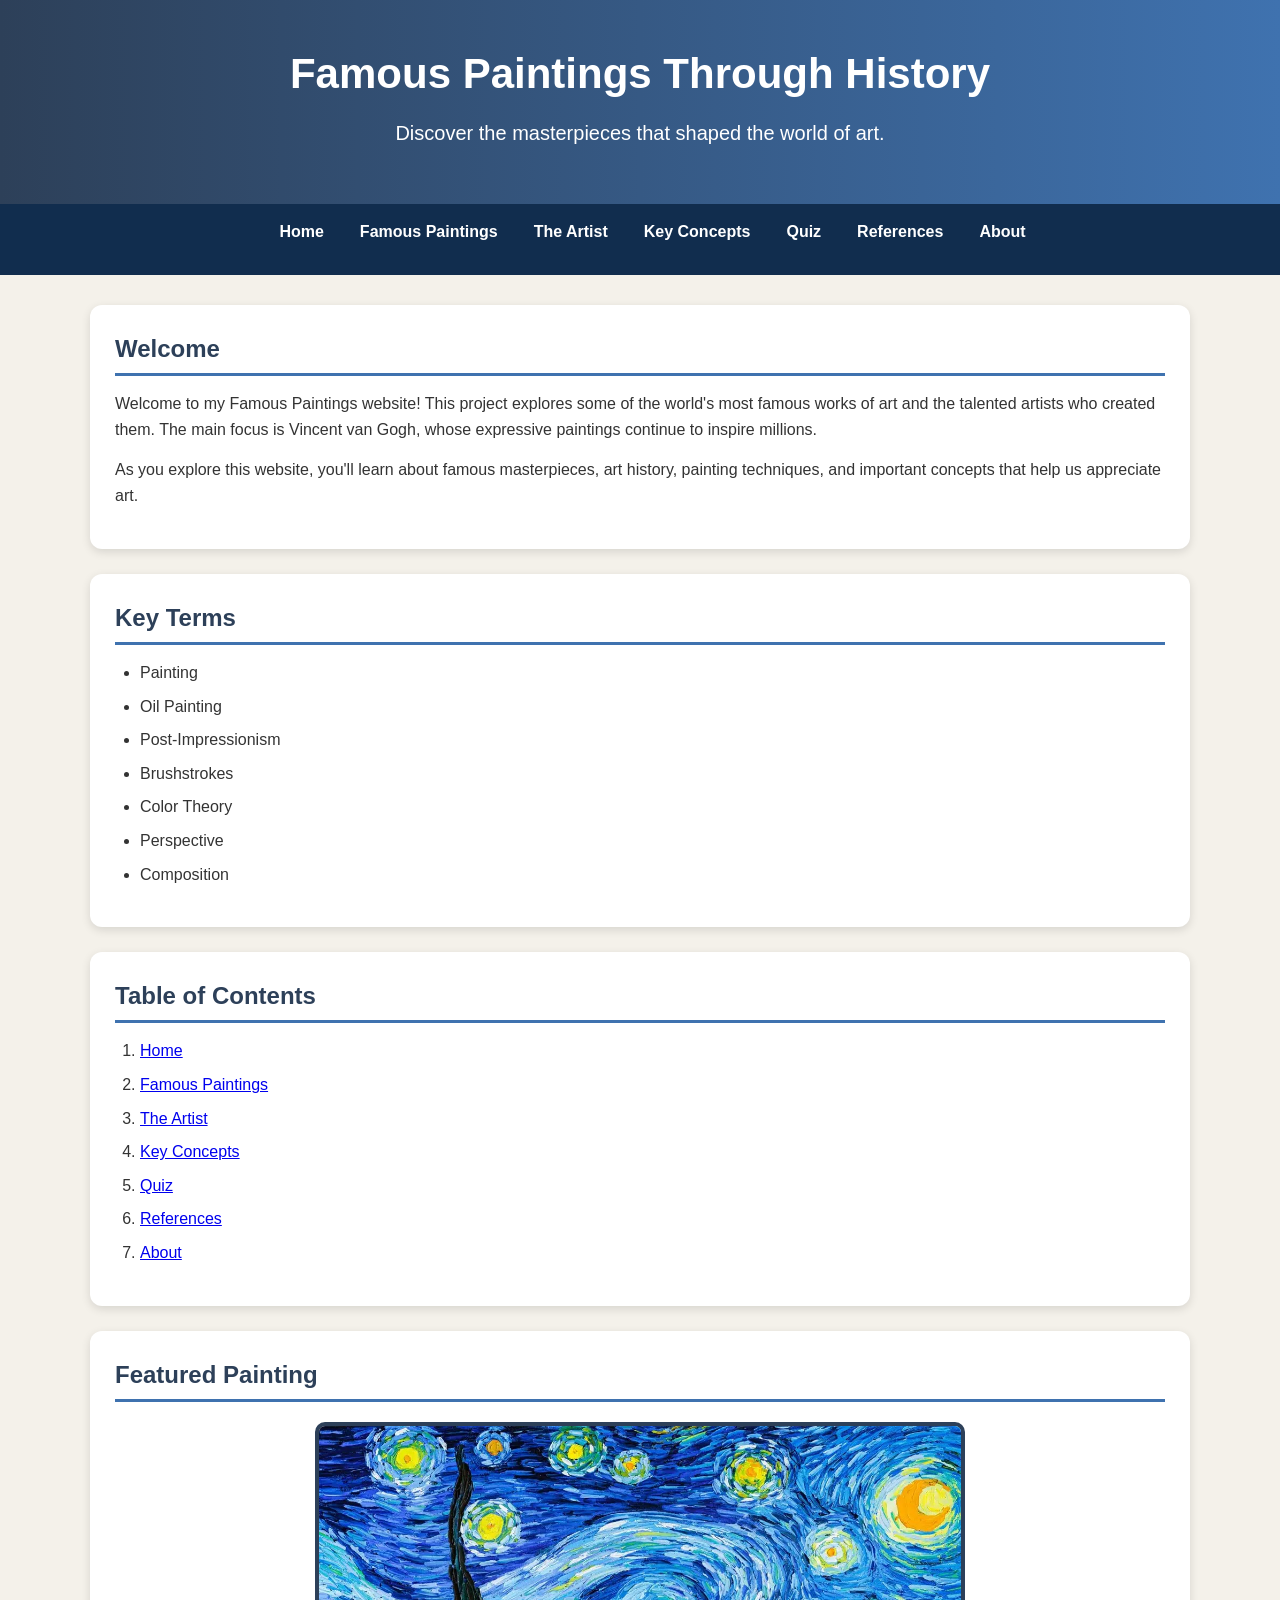
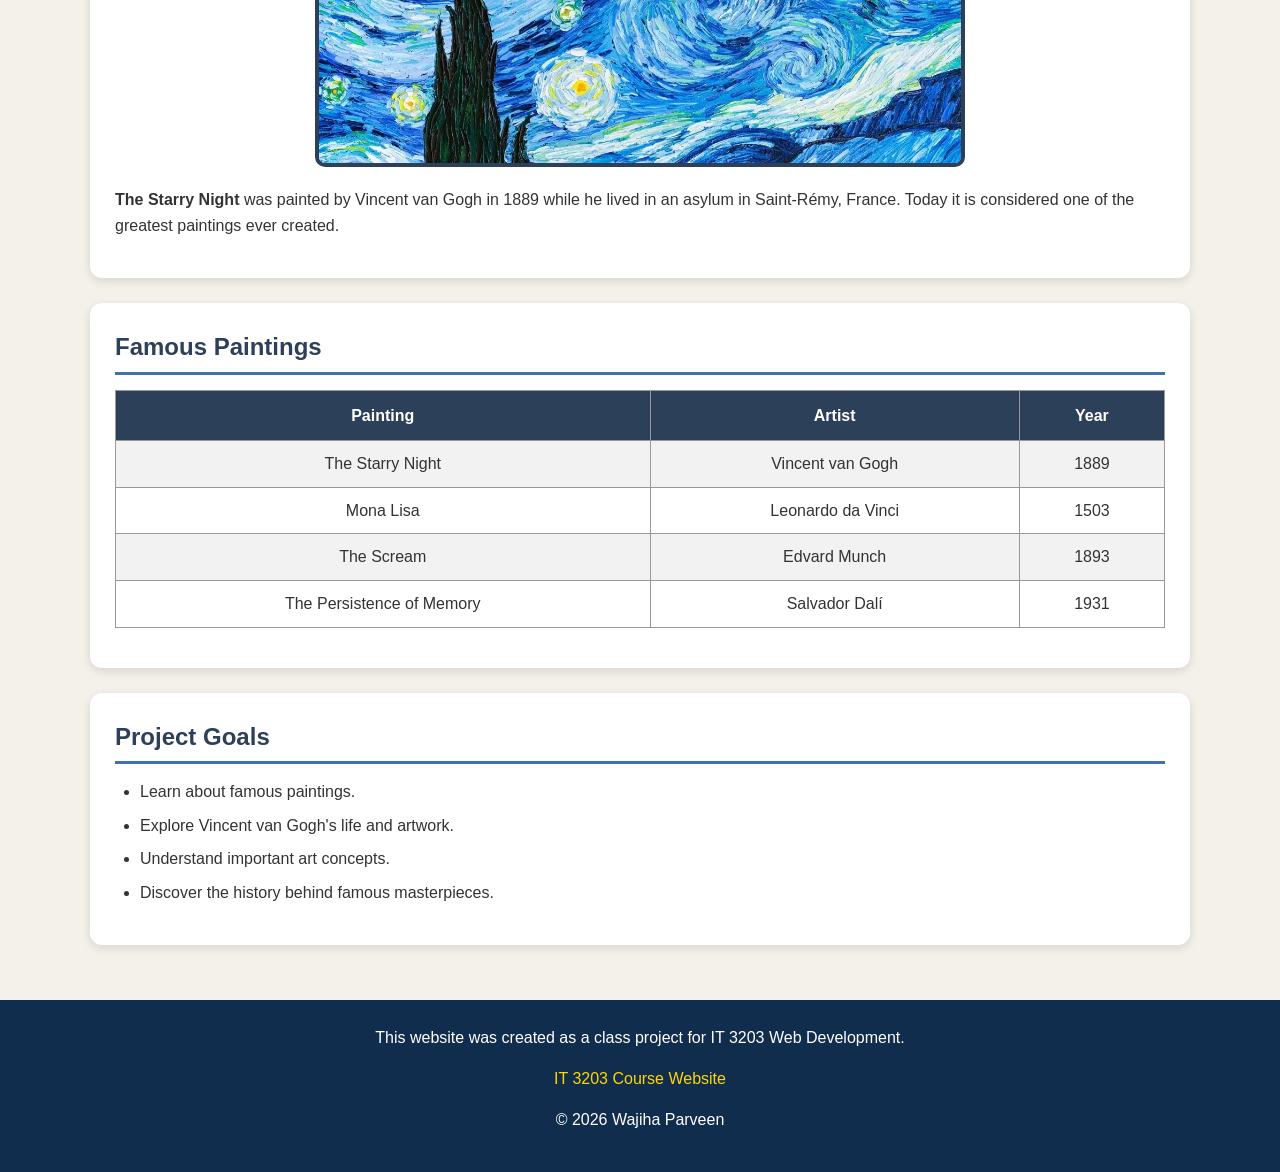
<file: index.html>
<!DOCTYPE html>
<html lang="en">

<head>
    <meta charset="UTF-8">
    <meta name="viewport" content="width=device-width, initial-scale=1.0">
    <title>Famous Paintings | Home</title>
    <link rel="stylesheet" href="style.css">
</head>

<body>

<header>
    <h1>Famous Paintings Through History</h1>
    <p>Discover the masterpieces that shaped the world of art.</p>
</header>

<nav>
<ul>
<li><a href="index.html">Home</a></li>
<li><a href="paintings.html">Famous Paintings</a></li>
<li><a href="artists.html">The Artist</a></li>
<li><a href="concepts.html">Key Concepts</a></li>
<li><a href="quiz.html">Quiz</a></li>
<li><a href="references.html">References</a></li>
<li><a href="about.html">About</a></li>
</ul>
</nav>

<main>

<section>

<h2>Welcome</h2>

<p>
Welcome to my Famous Paintings website! This project explores some of the world's
most famous works of art and the talented artists who created them. The main focus
is Vincent van Gogh, whose expressive paintings continue to inspire millions.
</p>

<p>
As you explore this website, you'll learn about famous masterpieces,
art history, painting techniques, and important concepts that help us appreciate art.
</p>

</section>

<section>

<h2>Key Terms</h2>

<ul>

<li>Painting</li>
<li>Oil Painting</li>
<li>Post-Impressionism</li>
<li>Brushstrokes</li>
<li>Color Theory</li>
<li>Perspective</li>
<li>Composition</li>

</ul>

</section>

<section>

<h2>Table of Contents</h2>

<ol>

<li><a href="index.html">Home</a></li>
<li><a href="paintings.html">Famous Paintings</a></li>
<li><a href="artists.html">The Artist</a></li>
<li><a href="concepts.html">Key Concepts</a></li>
<li><a href="quiz.html">Quiz</a></li>
<li><a href="references.html">References</a></li>
<li><a href="about.html">About</a></li>

</ol>

</section>

<section>

<h2>Featured Painting</h2>

<img src="images/starry-night.jpg" alt="The Starry Night">

<p>
<b>The Starry Night</b> was painted by Vincent van Gogh in 1889 while he lived in
an asylum in Saint-Rémy, France. Today it is considered one of the greatest
paintings ever created.
</p>

</section>

<section>

<h2>Famous Paintings</h2>

<div class="table-wrapper">
<table>

<tr>

<th>Painting</th>
<th>Artist</th>
<th>Year</th>

</tr>

<tr>

<td>The Starry Night</td>
<td>Vincent van Gogh</td>
<td>1889</td>

</tr>

<tr>

<td>Mona Lisa</td>
<td>Leonardo da Vinci</td>
<td>1503</td>

</tr>

<tr>

<td>The Scream</td>
<td>Edvard Munch</td>
<td>1893</td>

</tr>

<tr>

<td>The Persistence of Memory</td>
<td>Salvador Dalí</td>
<td>1931</td>

</tr>

</table>
</div>

</section>

<section>

<h2>Project Goals</h2>

<ul>

<li>Learn about famous paintings.</li>
<li>Explore Vincent van Gogh's life and artwork.</li>
<li>Understand important art concepts.</li>
<li>Discover the history behind famous masterpieces.</li>

</ul>

</section>

</main>

<footer>

<p>
This website was created as a class project for IT 3203 Web Development.
</p>

<p>

<a href="https://ksuweb.github.io/IT3203/" target="_blank">
IT 3203 Course Website
</a>

</p>

<p>© 2026 Wajiha Parveen</p>

</footer>

</body>
</html>
</file>
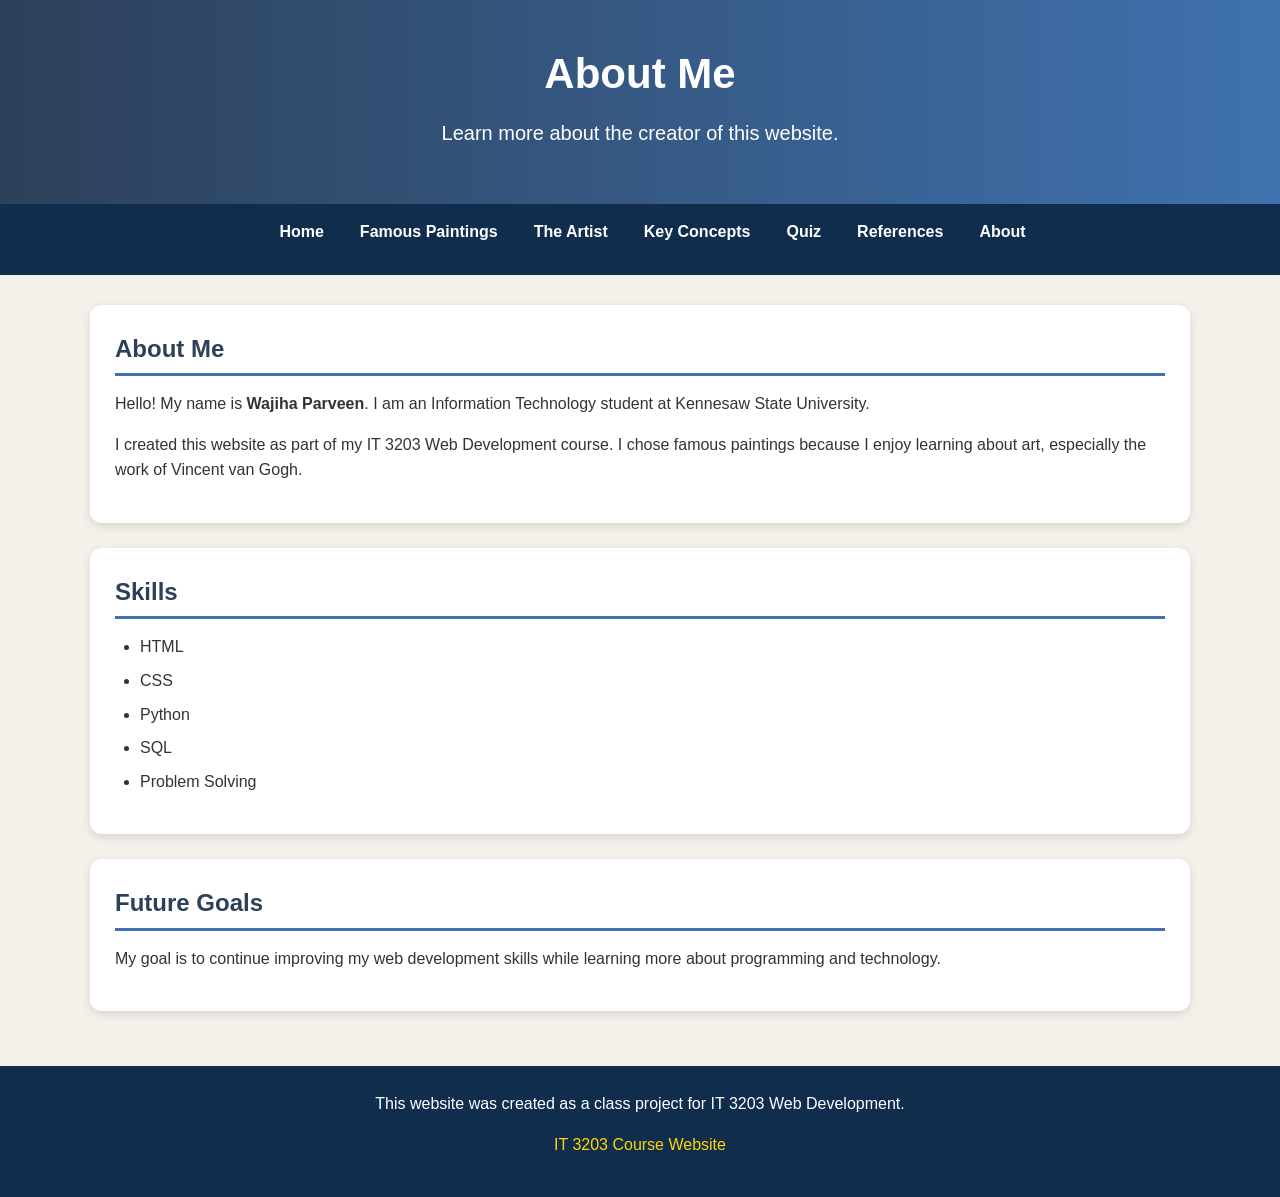
<file: about.html>
<!DOCTYPE html>
<html lang="en">

<head>
    <meta charset="UTF-8">
    <meta name="viewport" content="width=device-width, initial-scale=1.0">
    <title>About</title>
    <link rel="stylesheet" href="style.css">
</head>

<body>

<header>
    <h1>About Me</h1>
    <p>Learn more about the creator of this website.</p>
</header>

<nav>
<ul>
<li><a href="index.html">Home</a></li>
<li><a href="paintings.html">Famous Paintings</a></li>
<li><a href="artists.html">The Artist</a></li>
<li><a href="concepts.html">Key Concepts</a></li>
<li><a href="quiz.html">Quiz</a></li>
<li><a href="references.html">References</a></li>
<li><a href="about.html">About</a></li>
</ul>
</nav>

<main>

<section>

<h2>About Me</h2>

<p>

Hello! My name is <strong>Wajiha Parveen</strong>. I am an Information Technology student at Kennesaw State University.

</p>

<p>

I created this website as part of my IT 3203 Web Development course. I chose famous paintings because I enjoy learning about art, especially the work of Vincent van Gogh.

</p>

</section>

<section>

<h2>Skills</h2>

<ul>

<li>HTML</li>

<li>CSS</li>

<li>Python</li>

<li>SQL</li>

<li>Problem Solving</li>

</ul>

</section>

<section>

<h2>Future Goals</h2>

<p>

My goal is to continue improving my web development skills while learning more about programming and technology.

</p>

</section>

</main>

<footer>

<p>This website was created as a class project for IT 3203 Web Development.</p>

<p>
<a href="https://ksuweb.github.io/IT3203/" target="_blank">
IT 3203 Course Website
</a>
</p>

</footer>

</body>

</html>
</file>
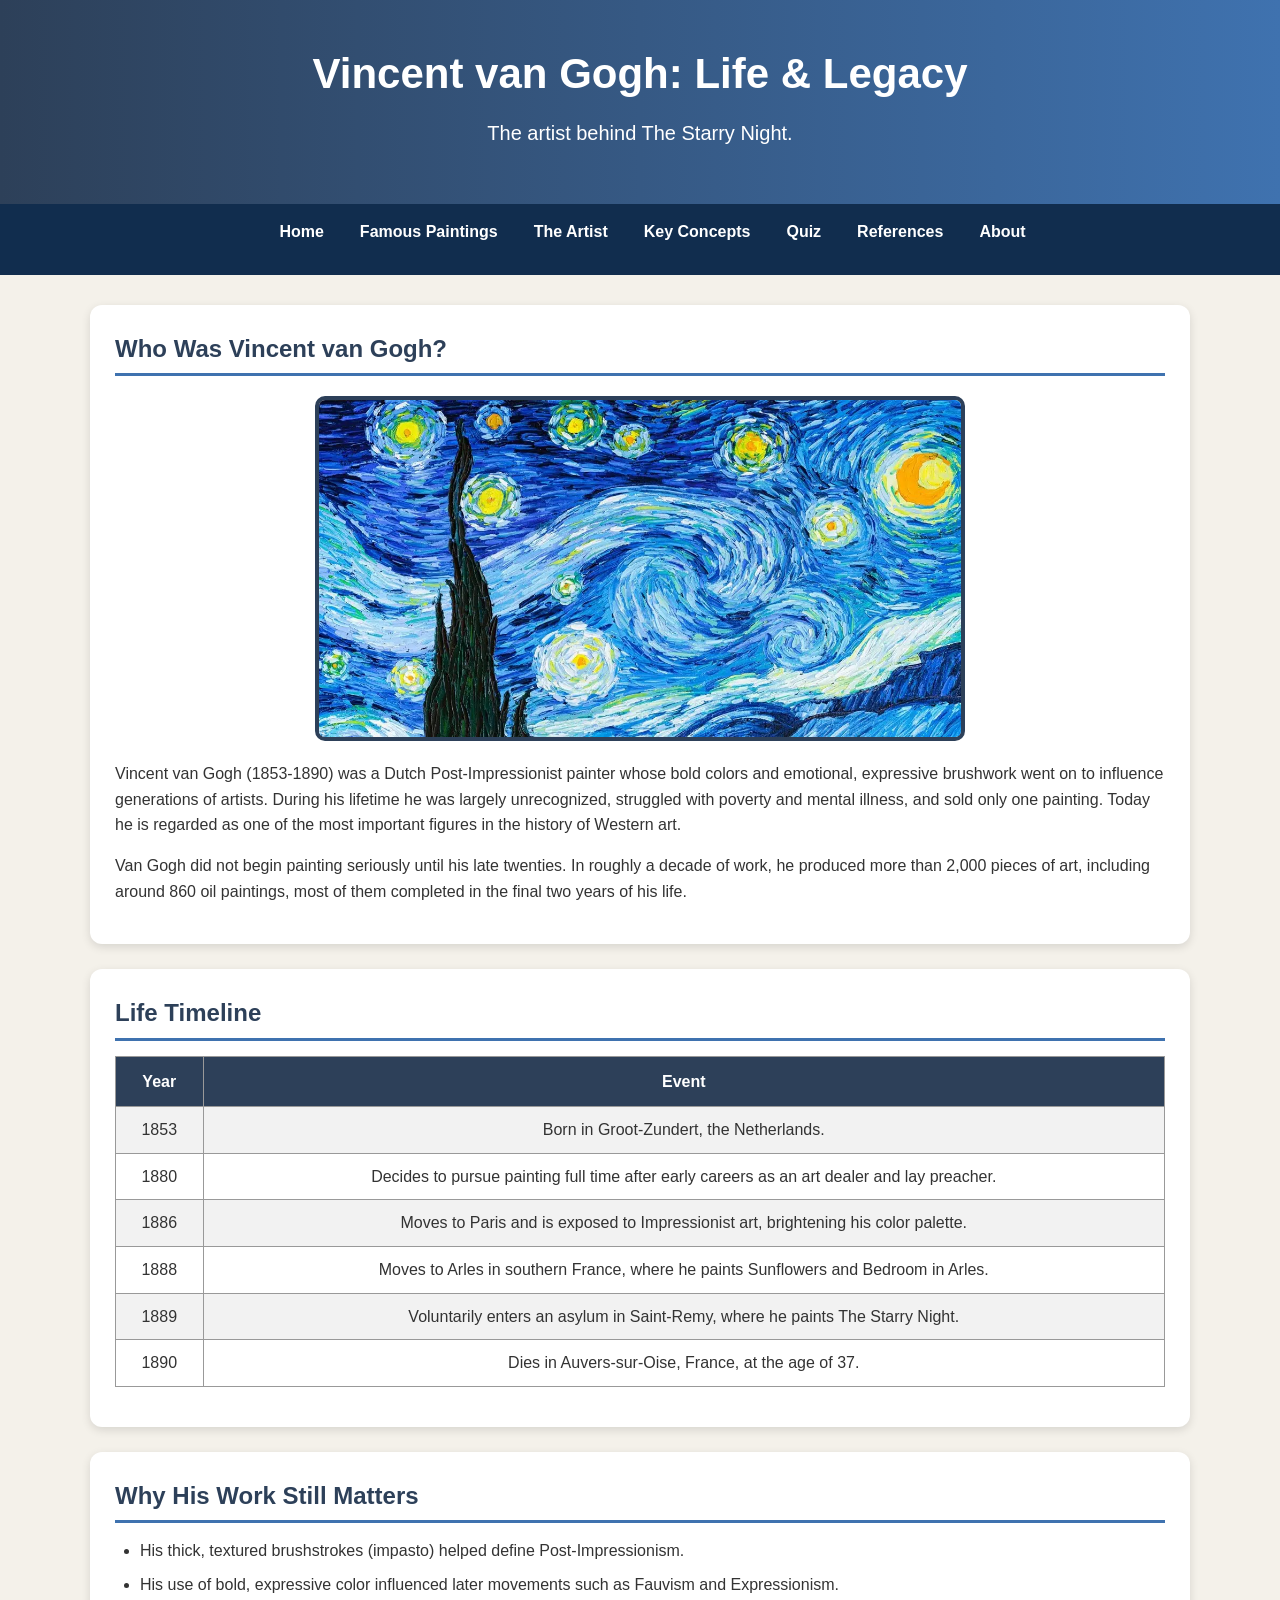
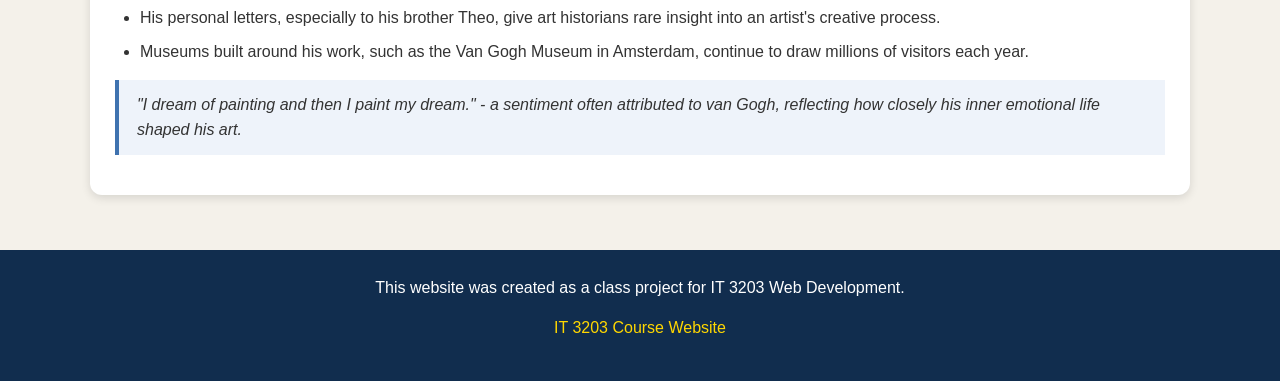
<file: artists.html>
<!DOCTYPE html>
<html lang="en">

<head>
    <meta charset="UTF-8">
    <meta name="viewport" content="width=device-width, initial-scale=1.0">
    <title>Vincent van Gogh: Life &amp; Legacy</title>
    <link rel="stylesheet" href="style.css">
</head>

<body>

<header>
    <h1>Vincent van Gogh: Life &amp; Legacy</h1>
    <p>The artist behind The Starry Night.</p>
</header>

<nav>
<ul>
<li><a href="index.html">Home</a></li>
<li><a href="paintings.html">Famous Paintings</a></li>
<li><a href="artists.html">The Artist</a></li>
<li><a href="concepts.html">Key Concepts</a></li>
<li><a href="quiz.html">Quiz</a></li>
<li><a href="references.html">References</a></li>
<li><a href="about.html">About</a></li>
</ul>
</nav>

<main>

<section>

<h2>Who Was Vincent van Gogh?</h2>

<img src="images/starry-night.jpg" alt="The Starry Night by Vincent van Gogh">

<p>
Vincent van Gogh (1853-1890) was a Dutch Post-Impressionist painter whose bold colors and
emotional, expressive brushwork went on to influence generations of artists. During his
lifetime he was largely unrecognized, struggled with poverty and mental illness, and sold
only one painting. Today he is regarded as one of the most important figures in the history
of Western art.
</p>

<p>
Van Gogh did not begin painting seriously until his late twenties. In roughly a decade of
work, he produced more than 2,000 pieces of art, including around 860 oil paintings, most
of them completed in the final two years of his life.
</p>

</section>

<section>

<h2>Life Timeline</h2>

<div class="table-wrapper">
<table>

<tr>
<th>Year</th>
<th>Event</th>
</tr>

<tr>
<td>1853</td>
<td>Born in Groot-Zundert, the Netherlands.</td>
</tr>

<tr>
<td>1880</td>
<td>Decides to pursue painting full time after early careers as an art dealer and lay preacher.</td>
</tr>

<tr>
<td>1886</td>
<td>Moves to Paris and is exposed to Impressionist art, brightening his color palette.</td>
</tr>

<tr>
<td>1888</td>
<td>Moves to Arles in southern France, where he paints Sunflowers and Bedroom in Arles.</td>
</tr>

<tr>
<td>1889</td>
<td>Voluntarily enters an asylum in Saint-Remy, where he paints The Starry Night.</td>
</tr>

<tr>
<td>1890</td>
<td>Dies in Auvers-sur-Oise, France, at the age of 37.</td>
</tr>

</table>
</div>

</section>

<section>

<h2>Why His Work Still Matters</h2>

<ul>

<li>His thick, textured brushstrokes (impasto) helped define Post-Impressionism.</li>
<li>His use of bold, expressive color influenced later movements such as Fauvism and Expressionism.</li>
<li>His personal letters, especially to his brother Theo, give art historians rare insight into an artist's creative process.</li>
<li>Museums built around his work, such as the Van Gogh Museum in Amsterdam, continue to draw millions of visitors each year.</li>

</ul>

<blockquote>
"I dream of painting and then I paint my dream." - a sentiment often attributed to
van Gogh, reflecting how closely his inner emotional life shaped his art.
</blockquote>

</section>

</main>

<footer>

<p>This website was created as a class project for IT 3203 Web Development.</p>

<p>
<a href="https://ksuweb.github.io/IT3203/" target="_blank">
IT 3203 Course Website
</a>
</p>

</footer>

</body>

</html>
</file>
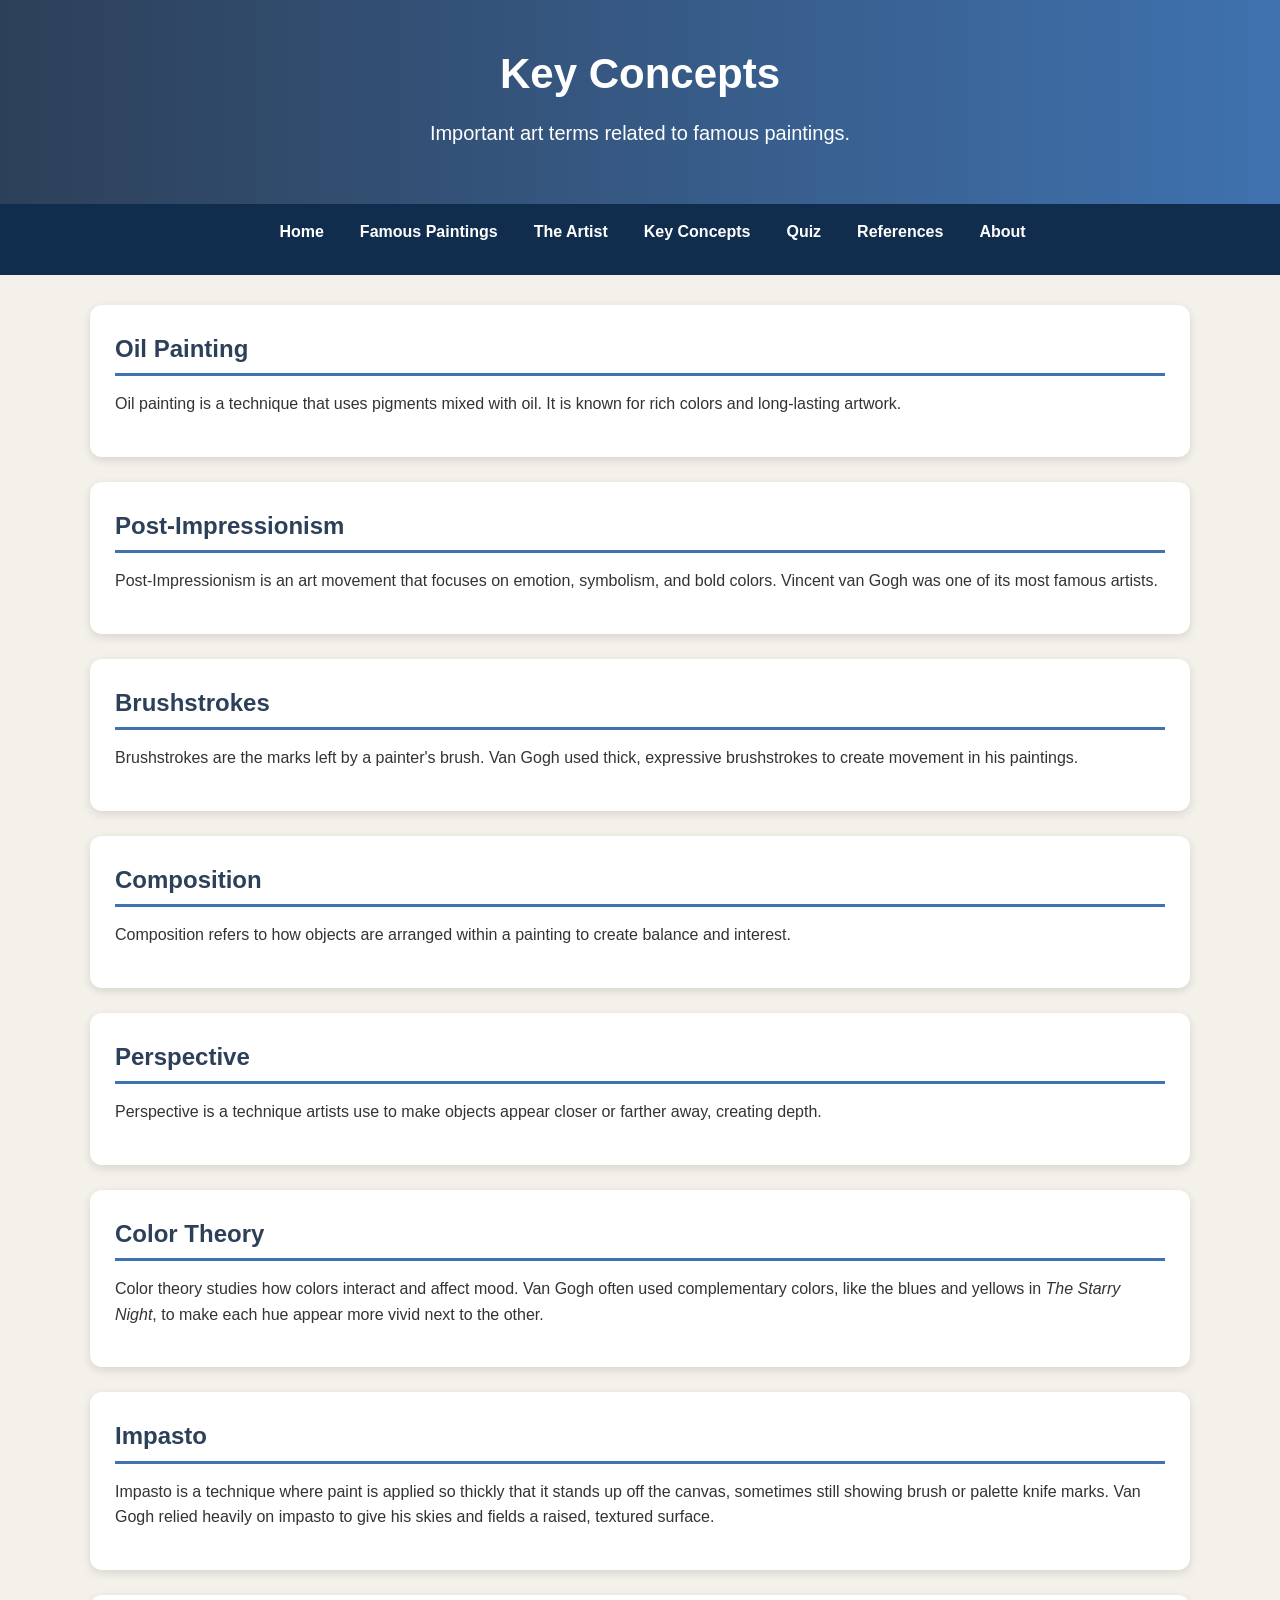
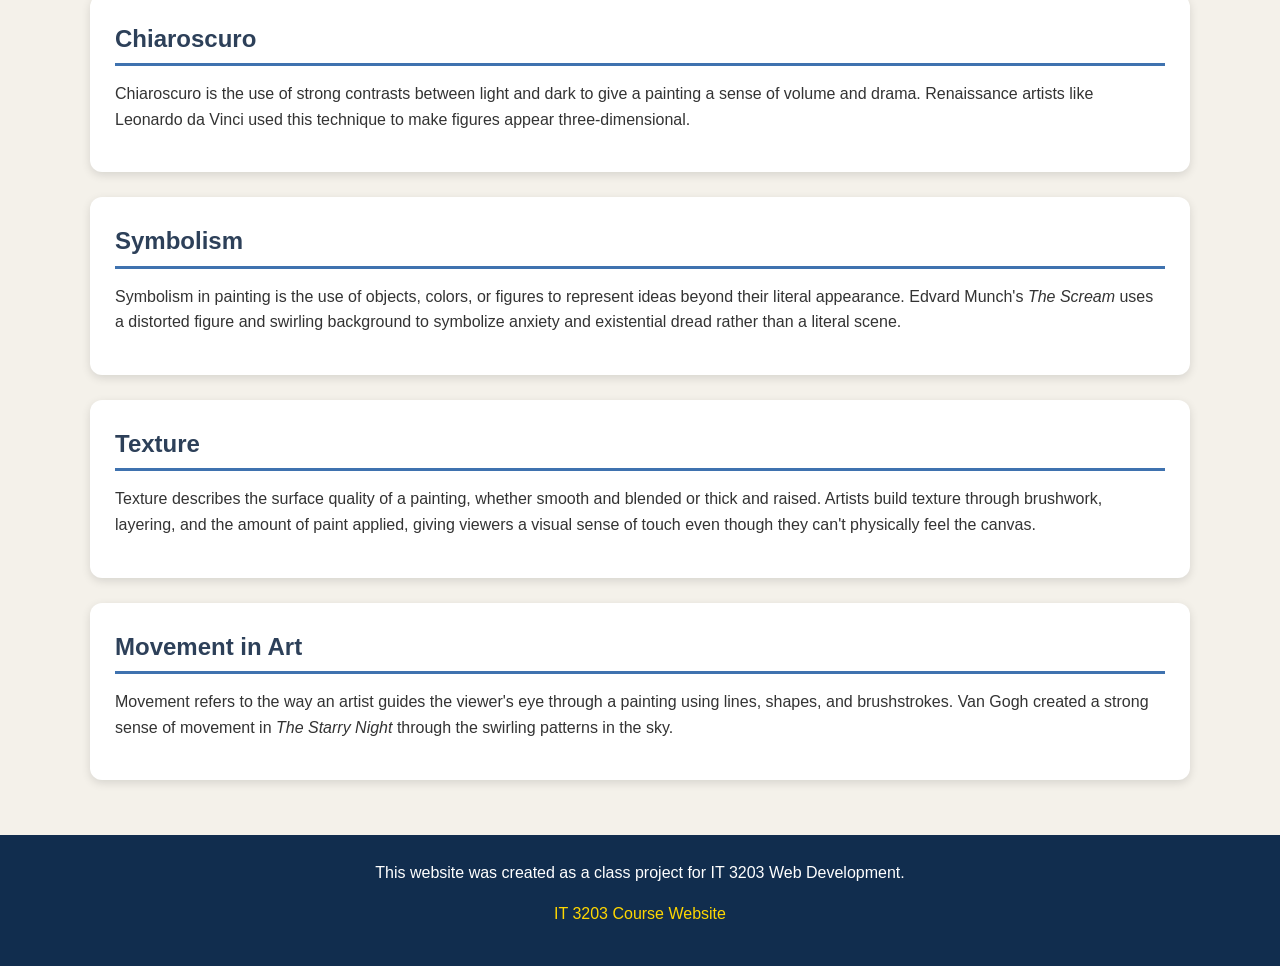
<file: concepts.html>
<!DOCTYPE html>
<html lang="en">

<head>
    <meta charset="UTF-8">
    <meta name="viewport" content="width=device-width, initial-scale=1.0">
    <title>Key Concepts</title>
    <link rel="stylesheet" href="style.css">
</head>

<body>

<header>
    <h1>Key Concepts</h1>
    <p>Important art terms related to famous paintings.</p>
</header>

<nav>
<ul>
<li><a href="index.html">Home</a></li>
<li><a href="paintings.html">Famous Paintings</a></li>
<li><a href="artists.html">The Artist</a></li>
<li><a href="concepts.html">Key Concepts</a></li>
<li><a href="quiz.html">Quiz</a></li>
<li><a href="references.html">References</a></li>
<li><a href="about.html">About</a></li>
</ul>
</nav>

<main>

<section>

<h2>Oil Painting</h2>

<p>
Oil painting is a technique that uses pigments mixed with oil. It is known for rich colors and long-lasting artwork.
</p>

</section>

<section>

<h2>Post-Impressionism</h2>

<p>
Post-Impressionism is an art movement that focuses on emotion, symbolism, and bold colors. Vincent van Gogh was one of its most famous artists.
</p>

</section>

<section>

<h2>Brushstrokes</h2>

<p>
Brushstrokes are the marks left by a painter's brush. Van Gogh used thick, expressive brushstrokes to create movement in his paintings.
</p>

</section>

<section>

<h2>Composition</h2>

<p>
Composition refers to how objects are arranged within a painting to create balance and interest.
</p>

</section>

<section>

<h2>Perspective</h2>

<p>
Perspective is a technique artists use to make objects appear closer or farther away, creating depth.
</p>

</section>

<section>

<h2>Color Theory</h2>

<p>
Color theory studies how colors interact and affect mood. Van Gogh often used complementary colors, like the blues and yellows in <em>The Starry Night</em>, to make each hue appear more vivid next to the other.
</p>

</section>

<section>

<h2>Impasto</h2>

<p>
Impasto is a technique where paint is applied so thickly that it stands up off the canvas, sometimes still showing brush or palette knife marks. Van Gogh relied heavily on impasto to give his skies and fields a raised, textured surface.
</p>

</section>

<section>

<h2>Chiaroscuro</h2>

<p>
Chiaroscuro is the use of strong contrasts between light and dark to give a painting a sense of volume and drama. Renaissance artists like Leonardo da Vinci used this technique to make figures appear three-dimensional.
</p>

</section>

<section>

<h2>Symbolism</h2>

<p>
Symbolism in painting is the use of objects, colors, or figures to represent ideas beyond their literal appearance. Edvard Munch's <em>The Scream</em> uses a distorted figure and swirling background to symbolize anxiety and existential dread rather than a literal scene.
</p>

</section>

<section>

<h2>Texture</h2>

<p>
Texture describes the surface quality of a painting, whether smooth and blended or thick and raised. Artists build texture through brushwork, layering, and the amount of paint applied, giving viewers a visual sense of touch even though they can't physically feel the canvas.
</p>

</section>

<section>

<h2>Movement in Art</h2>

<p>
Movement refers to the way an artist guides the viewer's eye through a painting using lines, shapes, and brushstrokes. Van Gogh created a strong sense of movement in <em>The Starry Night</em> through the swirling patterns in the sky.
</p>

</section>

</main>

<footer>

<p>This website was created as a class project for IT 3203 Web Development.</p>

<p>
<a href="https://ksuweb.github.io/IT3203/" target="_blank">
IT 3203 Course Website
</a>
</p>

</footer>

</body>

</html>
</file>
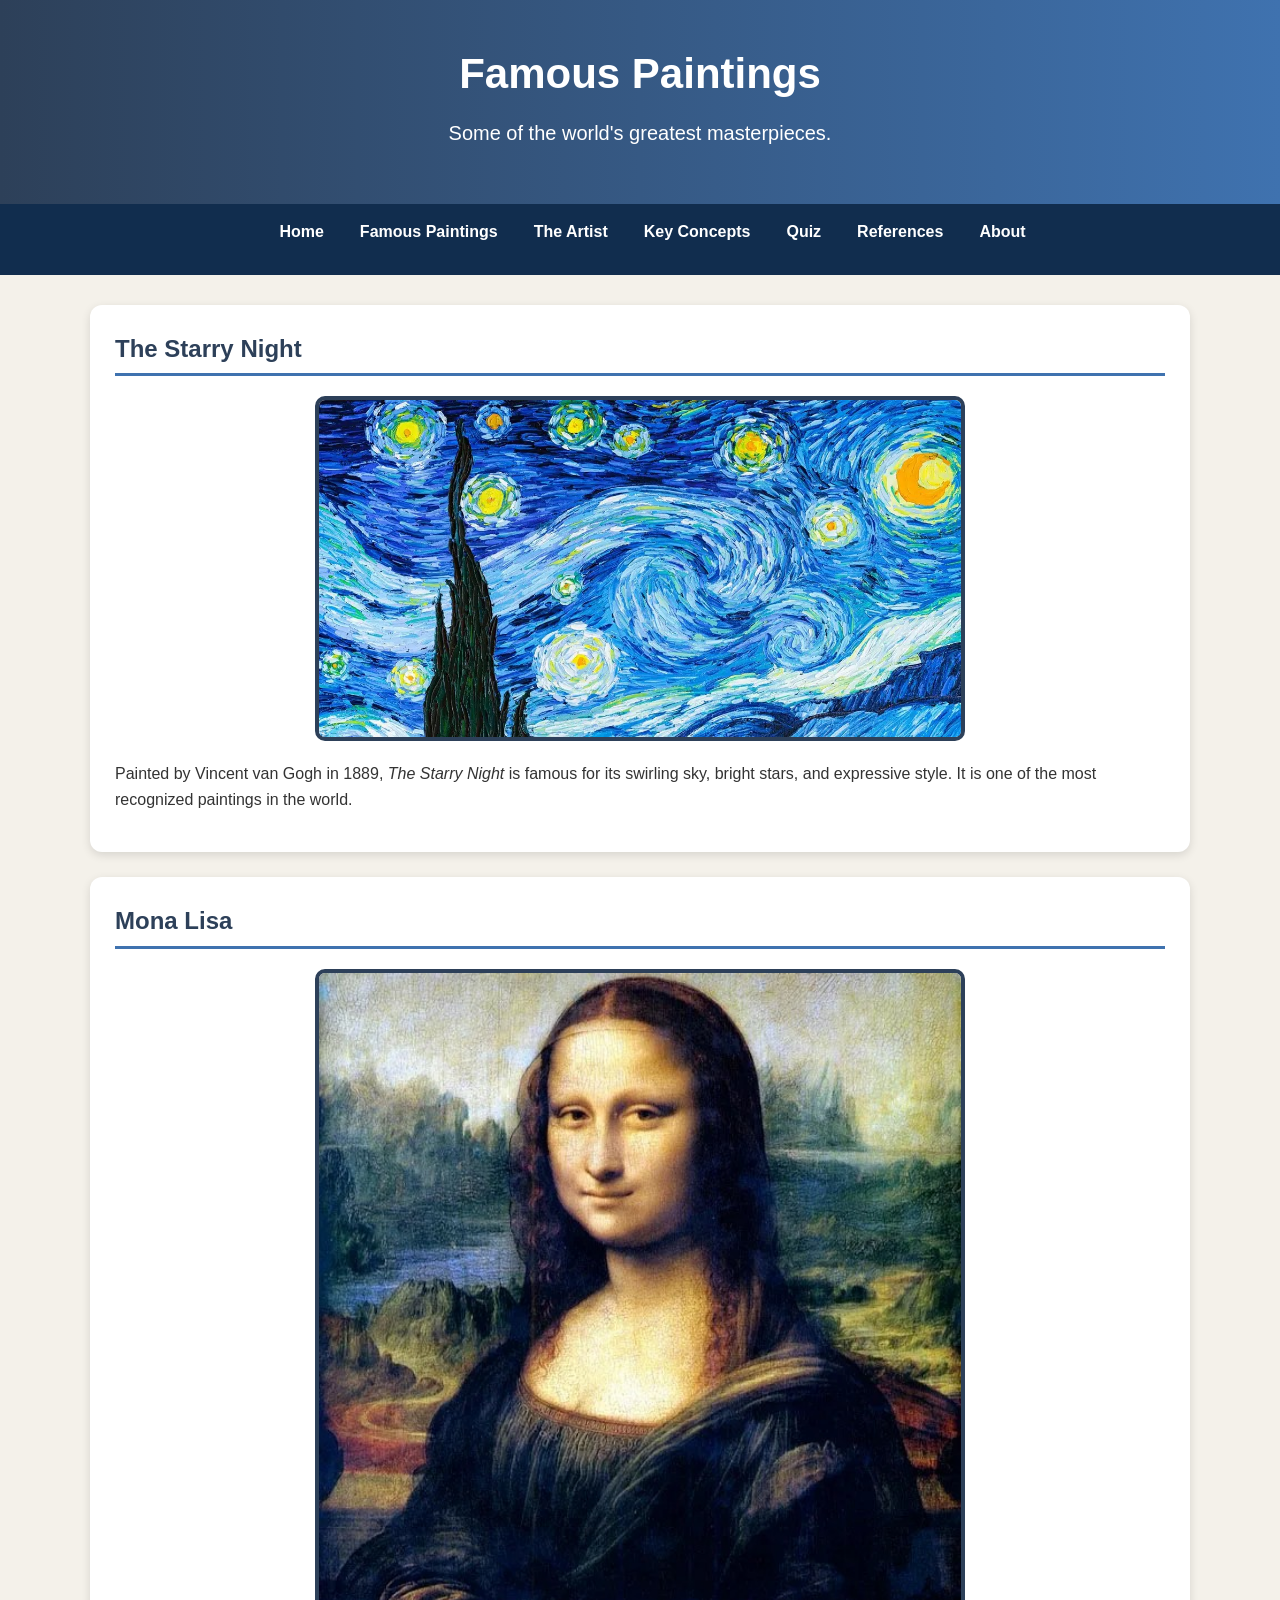
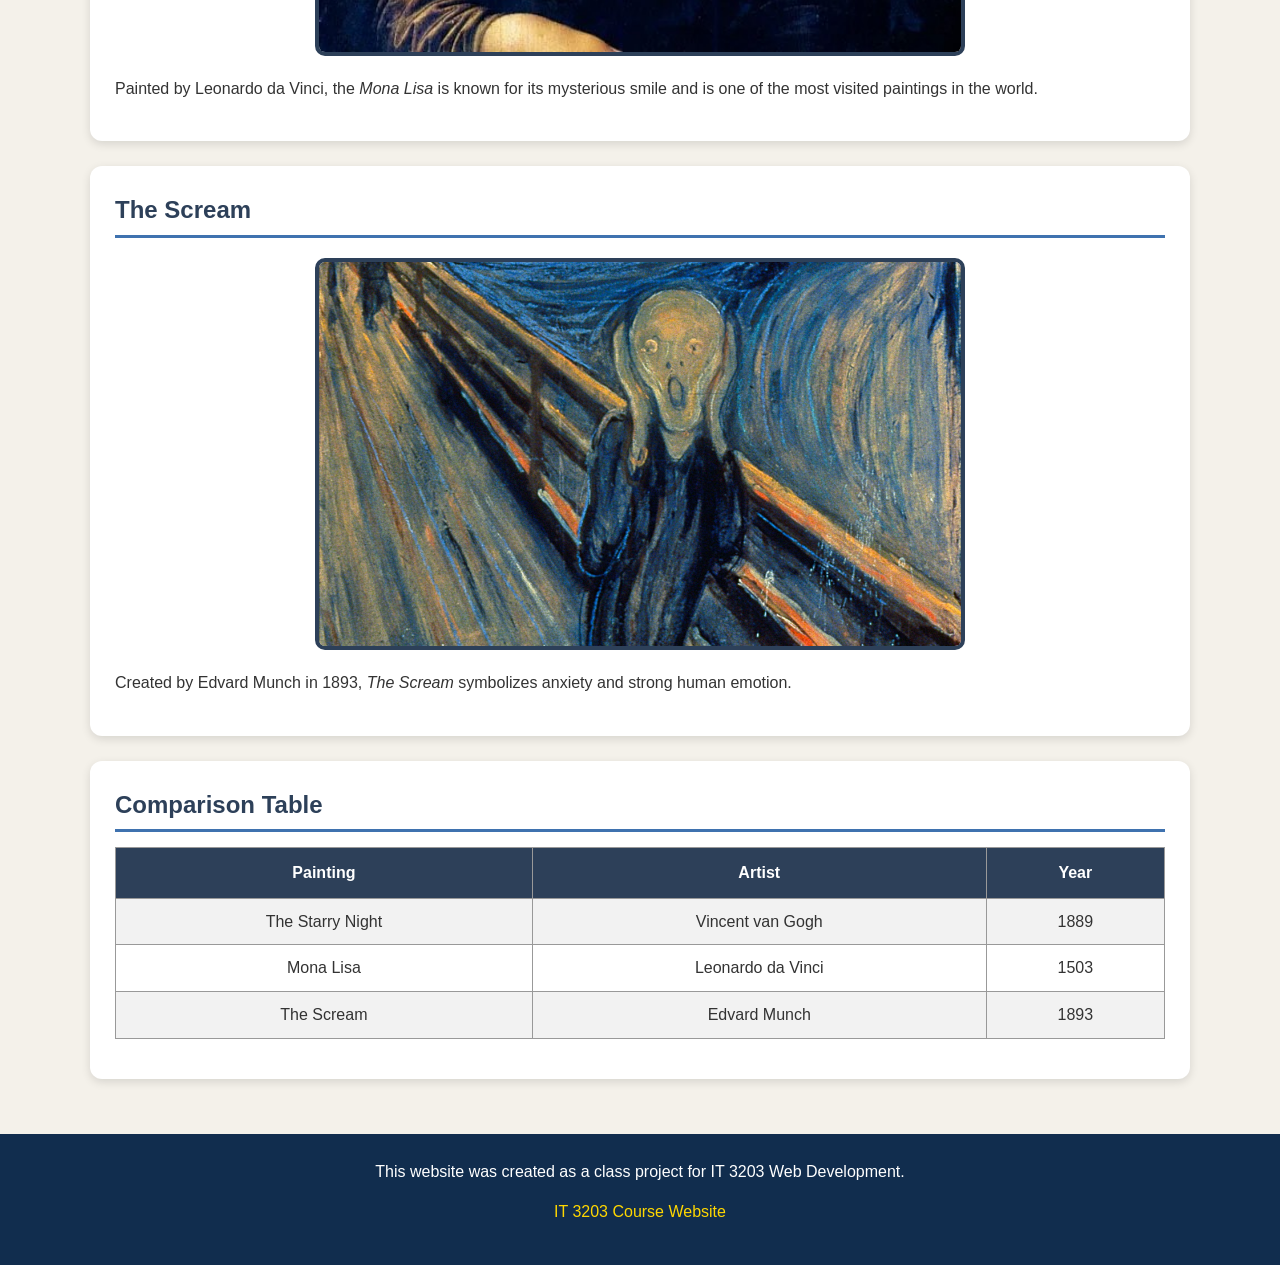
<file: paintings.html>
<!DOCTYPE html>
<html lang="en">

<head>
    <meta charset="UTF-8">
    <meta name="viewport" content="width=device-width, initial-scale=1.0">
    <title>Famous Paintings</title>
    <link rel="stylesheet" href="style.css">
</head>

<body>

<header>
    <h1>Famous Paintings</h1>
    <p>Some of the world's greatest masterpieces.</p>
</header>

<nav>
<ul>
<li><a href="index.html">Home</a></li>
<li><a href="paintings.html">Famous Paintings</a></li>
<li><a href="artists.html">The Artist</a></li>
<li><a href="concepts.html">Key Concepts</a></li>
<li><a href="quiz.html">Quiz</a></li>
<li><a href="references.html">References</a></li>
<li><a href="about.html">About</a></li>
</ul>
</nav>

<main>

<section>

<h2>The Starry Night</h2>

<img src="images/starry-night.jpg" alt="The Starry Night">

<p>
Painted by Vincent van Gogh in 1889, <em>The Starry Night</em> is famous for its swirling sky, bright stars, and expressive style. It is one of the most recognized paintings in the world.
</p>

</section>

<section>

<h2>Mona Lisa</h2>

<img src="images/mona-lisa.jpg" alt="Mona Lisa">

<p>
Painted by Leonardo da Vinci, the <em>Mona Lisa</em> is known for its mysterious smile and is one of the most visited paintings in the world.
</p>

</section>

<section>

<h2>The Scream</h2>

<img src="images/the-scream.jpg" alt="The Scream">

<p>
Created by Edvard Munch in 1893, <em>The Scream</em> symbolizes anxiety and strong human emotion.
</p>

</section>

<section>

<h2>Comparison Table</h2>

<div class="table-wrapper">
<table>

<tr>
<th>Painting</th>
<th>Artist</th>
<th>Year</th>
</tr>

<tr>
<td>The Starry Night</td>
<td>Vincent van Gogh</td>
<td>1889</td>
</tr>

<tr>
<td>Mona Lisa</td>
<td>Leonardo da Vinci</td>
<td>1503</td>
</tr>

<tr>
<td>The Scream</td>
<td>Edvard Munch</td>
<td>1893</td>
</tr>

</table>
</div>

</section>

</main>

<footer>

<p>This website was created as a class project for IT 3203 Web Development.</p>

<p>
<a href="https://ksuweb.github.io/IT3203/" target="_blank">
IT 3203 Course Website
</a>
</p>

</footer>

</body>

</html>
</file>
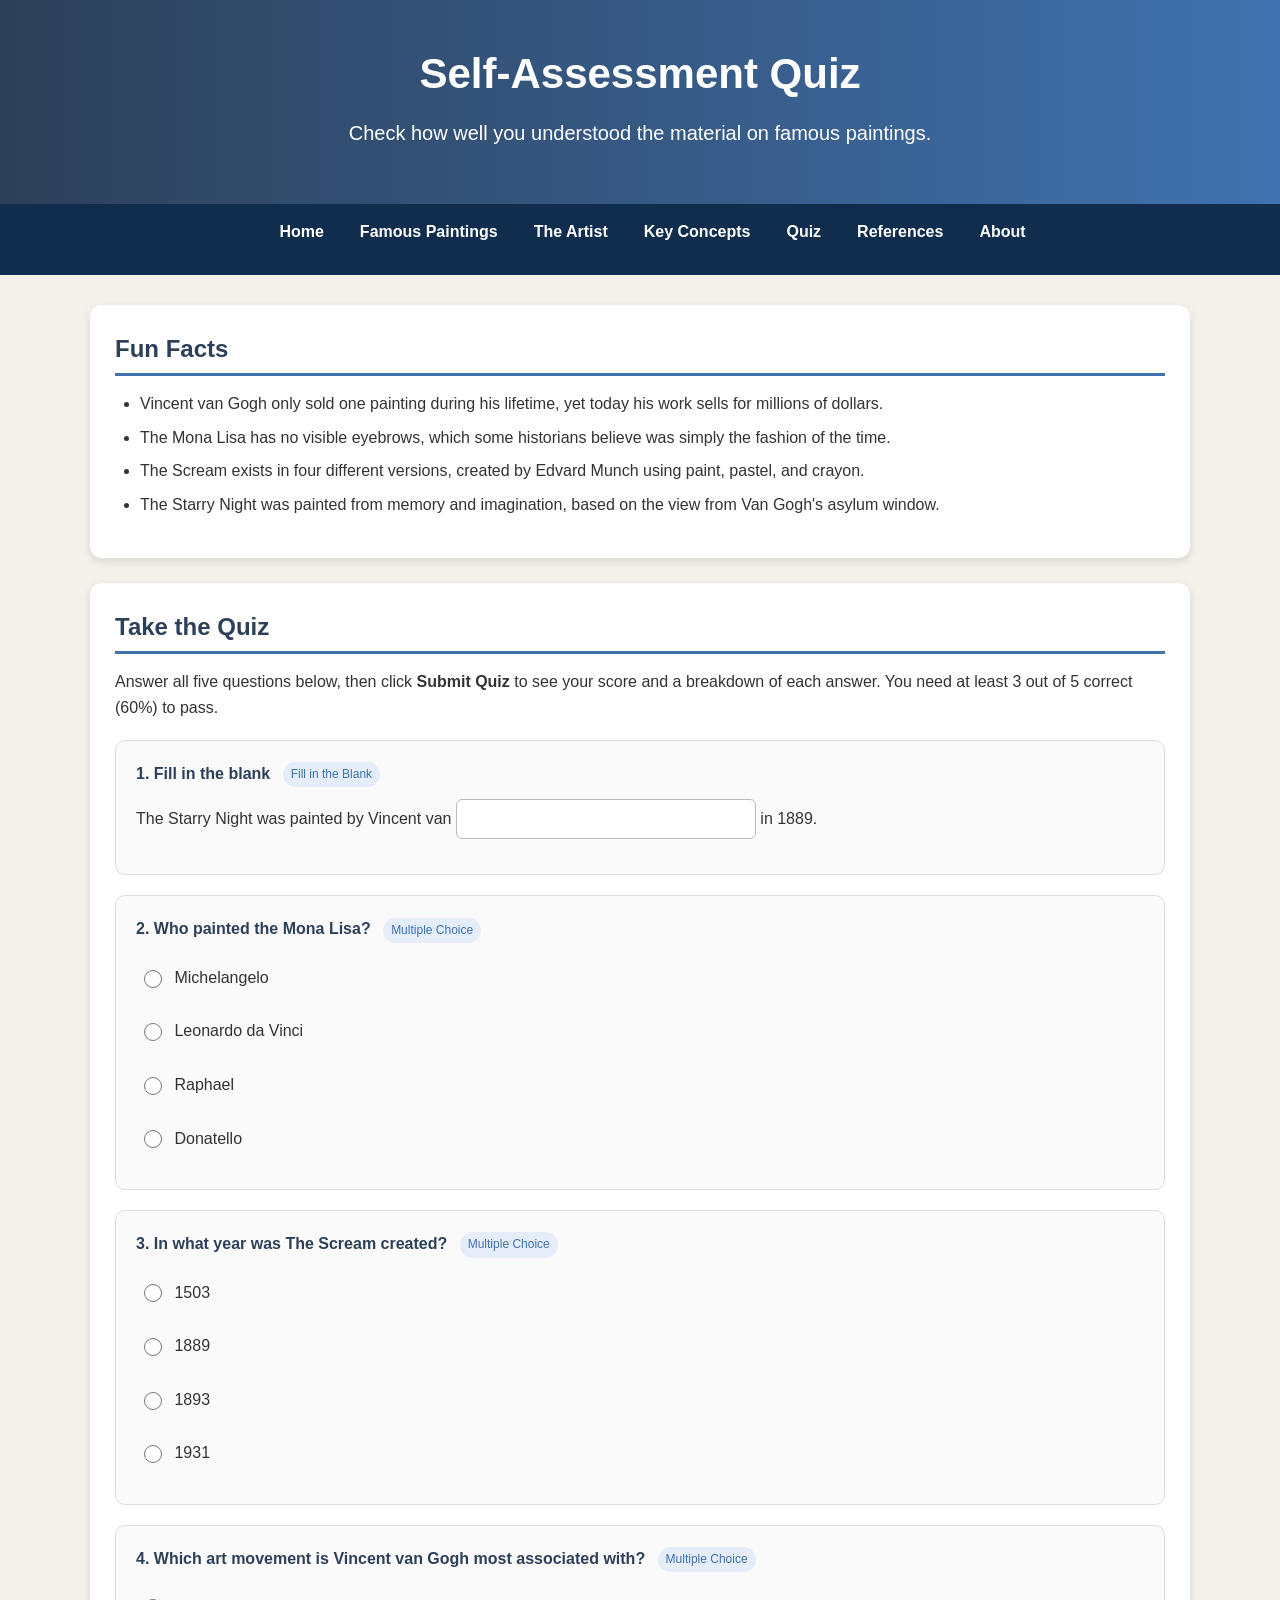
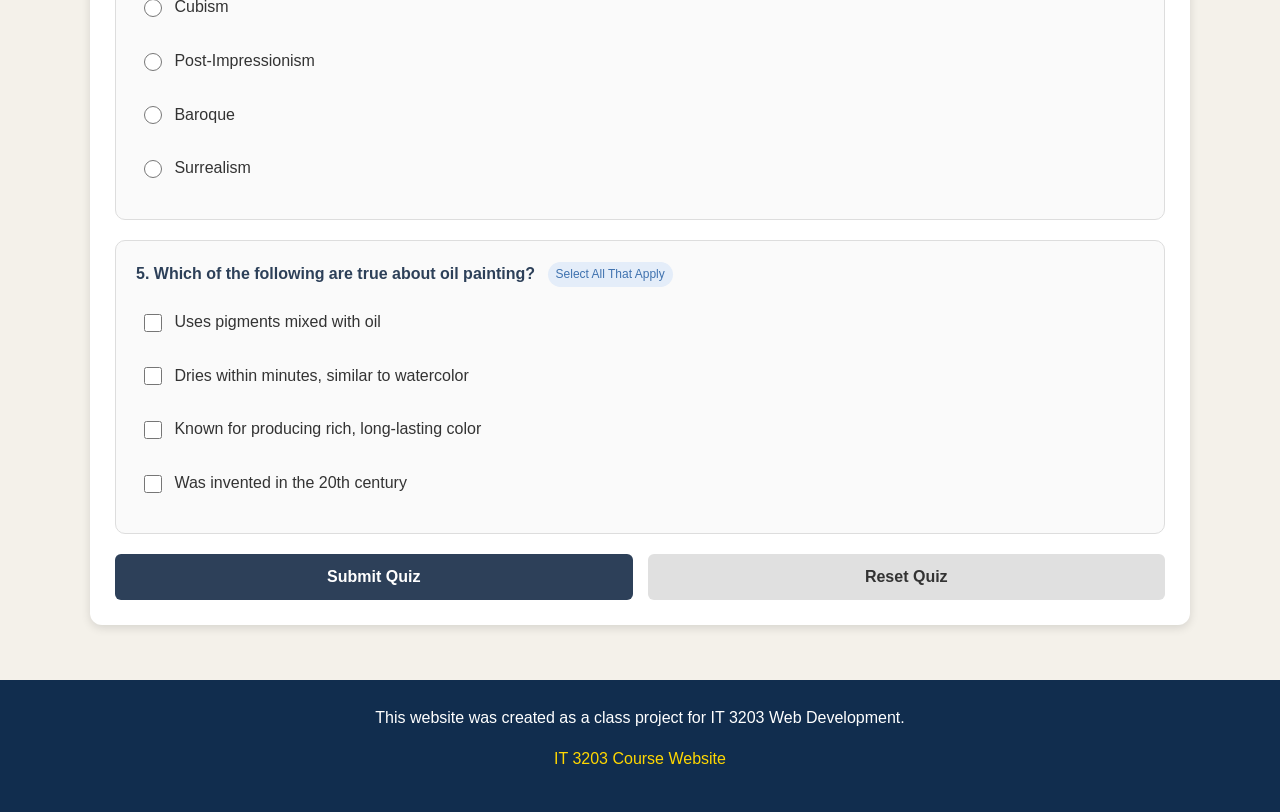
<file: quiz.html>
<!DOCTYPE html>
<html lang="en">

<head>
    <meta charset="UTF-8">
    <meta name="viewport" content="width=device-width, initial-scale=1.0">
    <title>Self-Assessment Quiz</title>
    <link rel="stylesheet" href="style.css">
</head>

<body>

<header>
    <h1>Self-Assessment Quiz</h1>
    <p>Check how well you understood the material on famous paintings.</p>
</header>

<nav>
<ul>
<li><a href="index.html">Home</a></li>
<li><a href="paintings.html">Famous Paintings</a></li>
<li><a href="artists.html">The Artist</a></li>
<li><a href="concepts.html">Key Concepts</a></li>
<li><a href="quiz.html">Quiz</a></li>
<li><a href="references.html">References</a></li>
<li><a href="about.html">About</a></li>
</ul>
</nav>

<main>

<section>

<h2>Fun Facts</h2>

<ul class="fact-list">
<li>Vincent van Gogh only sold one painting during his lifetime, yet today his work sells for millions of dollars.</li>
<li>The Mona Lisa has no visible eyebrows, which some historians believe was simply the fashion of the time.</li>
<li>The Scream exists in four different versions, created by Edvard Munch using paint, pastel, and crayon.</li>
<li>The Starry Night was painted from memory and imagination, based on the view from Van Gogh's asylum window.</li>
</ul>

</section>

<section>

<h2>Take the Quiz</h2>

<p class="quiz-intro">
Answer all five questions below, then click <strong>Submit Quiz</strong> to see your score and a
breakdown of each answer. You need at least 3 out of 5 correct (60%) to pass.
</p>

<form id="quiz-form">

<!-- Question 1: Fill in the blank -->
<div class="quiz-question">
<p class="question-text">1. Fill in the blank <span class="question-type">Fill in the Blank</span></p>
<p>The Starry Night was painted by Vincent van <input type="text" id="q1" name="q1" autocomplete="off"> in 1889.</p>
</div>

<!-- Question 2: Multiple choice, single correct -->
<div class="quiz-question">
<p class="question-text">2. Who painted the Mona Lisa? <span class="question-type">Multiple Choice</span></p>
<label><input type="radio" name="q2" value="a"> Michelangelo</label>
<label><input type="radio" name="q2" value="b"> Leonardo da Vinci</label>
<label><input type="radio" name="q2" value="c"> Raphael</label>
<label><input type="radio" name="q2" value="d"> Donatello</label>
</div>

<!-- Question 3: Multiple choice, single correct -->
<div class="quiz-question">
<p class="question-text">3. In what year was The Scream created? <span class="question-type">Multiple Choice</span></p>
<label><input type="radio" name="q3" value="a"> 1503</label>
<label><input type="radio" name="q3" value="b"> 1889</label>
<label><input type="radio" name="q3" value="c"> 1893</label>
<label><input type="radio" name="q3" value="d"> 1931</label>
</div>

<!-- Question 4: Multiple choice, single correct -->
<div class="quiz-question">
<p class="question-text">4. Which art movement is Vincent van Gogh most associated with? <span class="question-type">Multiple Choice</span></p>
<label><input type="radio" name="q4" value="a"> Cubism</label>
<label><input type="radio" name="q4" value="b"> Post-Impressionism</label>
<label><input type="radio" name="q4" value="c"> Baroque</label>
<label><input type="radio" name="q4" value="d"> Surrealism</label>
</div>

<!-- Question 5: Multi-select, more than one correct -->
<div class="quiz-question">
<p class="question-text">5. Which of the following are true about oil painting? <span class="question-type">Select All That Apply</span></p>
<label><input type="checkbox" name="q5" value="a"> Uses pigments mixed with oil</label>
<label><input type="checkbox" name="q5" value="b"> Dries within minutes, similar to watercolor</label>
<label><input type="checkbox" name="q5" value="c"> Known for producing rich, long-lasting color</label>
<label><input type="checkbox" name="q5" value="d"> Was invented in the 20th century</label>
</div>

<div class="quiz-buttons">
<button type="submit" id="quiz-submit">Submit Quiz</button>
<button type="button" id="quiz-reset">Reset Quiz</button>
</div>

</form>

<div id="quiz-results">

<div id="overall-result" class="overall-result">
<h3 id="overall-heading"></h3>
<p id="overall-score"></p>
</div>

<div id="question-feedback-list"></div>

</div>

</section>

</main>

<footer>

<p>This website was created as a class project for IT 3203 Web Development.</p>

<p>
<a href="https://ksuweb.github.io/IT3203/" target="_blank">
IT 3203 Course Website
</a>
</p>

</footer>

<script src="quiz.js"></script>

</body>

</html>
</file>
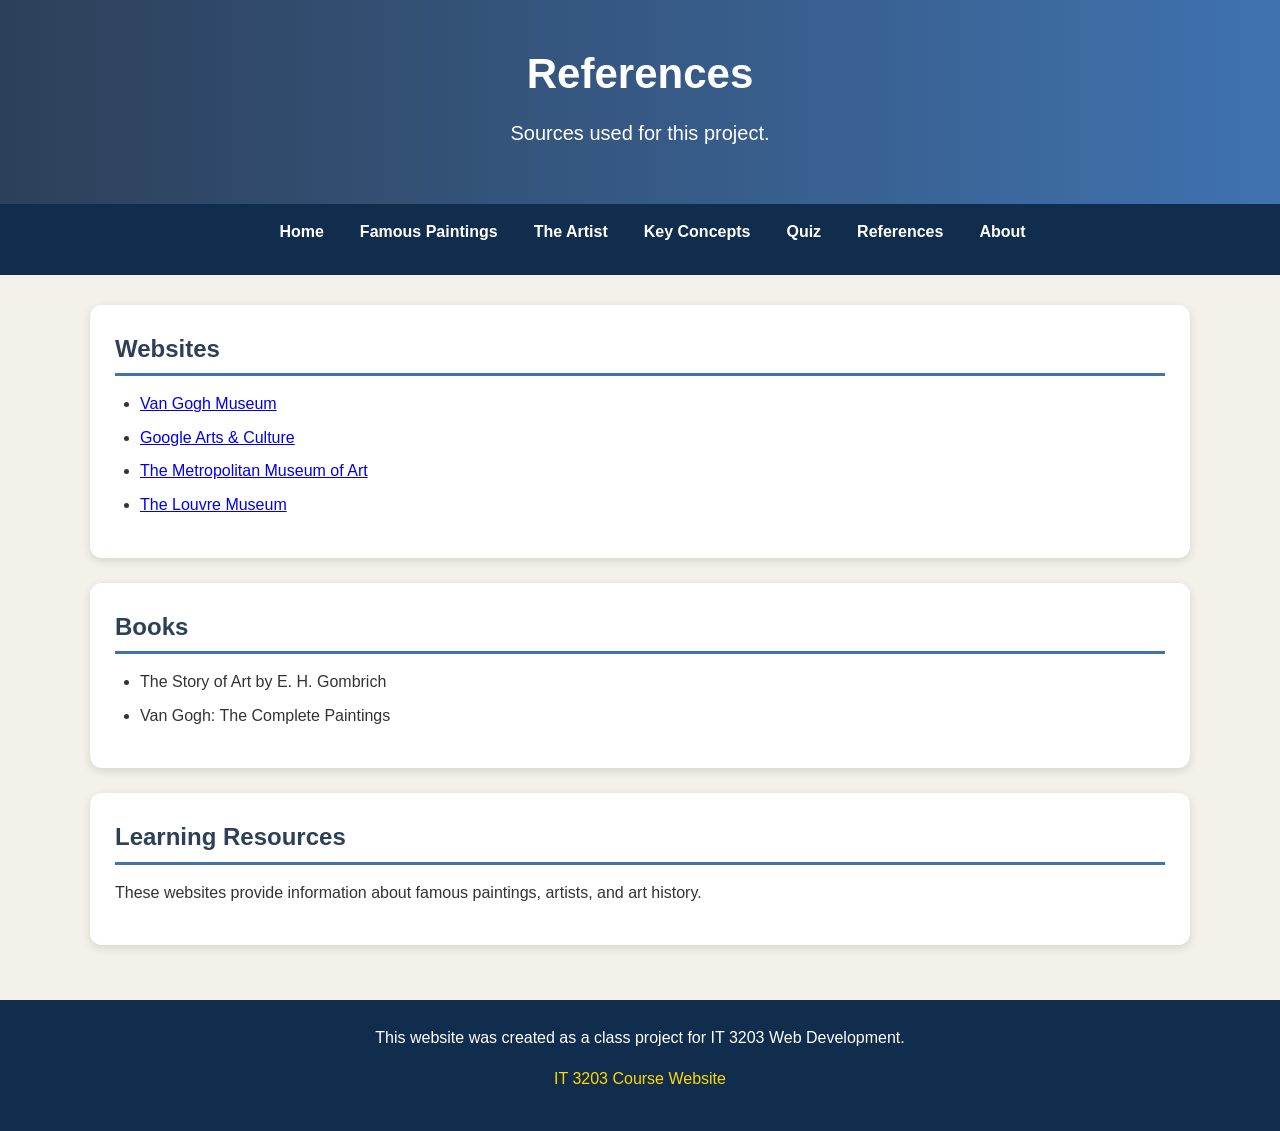
<file: references.html>
<!DOCTYPE html>
<html lang="en">

<head>
    <meta charset="UTF-8">
    <meta name="viewport" content="width=device-width, initial-scale=1.0">
    <title>References</title>
    <link rel="stylesheet" href="style.css">
</head>

<body>

<header>
    <h1>References</h1>
    <p>Sources used for this project.</p>
</header>

<nav>
<ul>
<li><a href="index.html">Home</a></li>
<li><a href="paintings.html">Famous Paintings</a></li>
<li><a href="artists.html">The Artist</a></li>
<li><a href="concepts.html">Key Concepts</a></li>
<li><a href="quiz.html">Quiz</a></li>
<li><a href="references.html">References</a></li>
<li><a href="about.html">About</a></li>
</ul>
</nav>

<main>

<section>

<h2>Websites</h2>

<ul>

<li><a href="https://www.vangoghmuseum.nl/en" target="_blank">Van Gogh Museum</a></li>

<li><a href="https://artsandculture.google.com/" target="_blank">Google Arts & Culture</a></li>

<li><a href="https://www.metmuseum.org/" target="_blank">The Metropolitan Museum of Art</a></li>

<li><a href="https://www.louvre.fr/en" target="_blank">The Louvre Museum</a></li>

</ul>

</section>

<section>

<h2>Books</h2>

<ul>

<li>The Story of Art by E. H. Gombrich</li>

<li>Van Gogh: The Complete Paintings</li>

</ul>

</section>

<section>

<h2>Learning Resources</h2>

<p>

These websites provide information about famous paintings, artists, and art history.

</p>

</section>

</main>

<footer>

<p>This website was created as a class project for IT 3203 Web Development.</p>

<p>
<a href="https://ksuweb.github.io/IT3203/" target="_blank">
IT 3203 Course Website
</a>
</p>

</footer>

</body>

</html>
</file>
<file: style.css>
/* =========================================================
   Famous Paintings Through History
   Single shared stylesheet for all pages
========================================================= */

* {
    margin: 0;
    padding: 0;
    box-sizing: border-box;
}

html, body {
    height: 100%;
}

body {
    font-family: Arial, Helvetica, sans-serif;
    background-color: #f4f1ea;
    color: #333;
    line-height: 1.6;
    display: flex;
    flex-direction: column;
    min-height: 100vh;
}

/* =========================================================
   Header
========================================================= */

header {
    background: linear-gradient(to right, #2d4059, #3f72af);
    color: white;
    text-align: center;
    padding: 40px 20px;
}

header h1 {
    font-size: 42px;
    margin-bottom: 10px;
}

header p {
    font-size: 20px;
}

/* =========================================================
   Navigation (site menu)
========================================================= */

nav {
    background-color: #112d4e;
}

nav ul {
    display: flex;
    justify-content: center;
    list-style: none;
    flex-wrap: wrap;
}

nav ul li {
    margin: 0;
}

nav a {
    display: block;
    color: white;
    text-decoration: none;
    font-weight: bold;
    padding: 15px 18px;
    transition: background-color .2s, color .2s;
}

nav a:hover,
nav a:focus {
    background-color: #3f72af;
    color: gold;
}

/* =========================================================
   Main Content
========================================================= */

main {
    width: 90%;
    max-width: 1100px;
    margin: 30px auto;
    padding: 0;
    flex: 1 0 auto;
}

section {
    background-color: white;
    padding: 25px;
    margin-bottom: 25px;
    border-radius: 12px;
    box-shadow: 0 3px 10px rgba(0, 0, 0, .12);
}

h2 {
    color: #2d4059;
    margin-bottom: 15px;
    border-bottom: 3px solid #3f72af;
    padding-bottom: 5px;
}

h3 {
    color: #2d4059;
    margin-bottom: 10px;
}

p {
    margin-bottom: 15px;
}

ul,
ol {
    margin-left: 25px;
    margin-bottom: 15px;
}

li {
    margin-bottom: 8px;
}

blockquote {
    border-left: 4px solid #3f72af;
    background-color: #eef3fa;
    padding: 12px 18px;
    margin-bottom: 15px;
    font-style: italic;
    color: #333;
}

/* =========================================================
   Images
========================================================= */

img {
    display: block;
    width: 100%;
    height: auto;
    max-width: 650px;
    margin: 20px auto;
    border: 4px solid #2d4059;
    border-radius: 10px;
}

figure {
    margin: 20px auto;
    text-align: center;
}

figcaption {
    font-size: 14px;
    color: #666;
    margin-top: 8px;
}

/* =========================================================
   Tables (with responsive horizontal-scroll wrapper)
========================================================= */

.table-wrapper {
    width: 100%;
    overflow-x: auto;
    -webkit-overflow-scrolling: touch;
    margin-top: 15px;
    margin-bottom: 15px;
}

table {
    width: 100%;
    min-width: 420px;
    border-collapse: collapse;
}

table,
th,
td {
    border: 1px solid #999;
}

th {
    background-color: #2d4059;
    color: white;
    padding: 12px;
}

td {
    padding: 10px;
    text-align: center;
}

tr:nth-child(even) {
    background-color: #f2f2f2;
}

tr:hover {
    background-color: #dbe9ff;
}

/* =========================================================
   Footer
========================================================= */

footer {
    background-color: #112d4e;
    color: white;
    text-align: center;
    padding: 25px 15px;
    margin-top: auto;
}

footer a {
    color: gold;
    text-decoration: none;
}

footer a:hover {
    text-decoration: underline;
}

/* =========================================================
   Quiz Page
========================================================= */

.quiz-intro {
    margin-bottom: 20px;
}

.quiz-question {
    border: 1px solid #ddd;
    border-radius: 10px;
    padding: 20px;
    margin-bottom: 20px;
    background-color: #fafafa;
    transition: box-shadow .2s;
}

.quiz-question:hover {
    box-shadow: 0 2px 8px rgba(0, 0, 0, .08);
}

.quiz-question p.question-text {
    font-weight: bold;
    margin-bottom: 12px;
    color: #2d4059;
}

.question-type {
    display: inline-block;
    font-size: 12px;
    font-weight: normal;
    color: #3f72af;
    background: #e4edf9;
    padding: 3px 8px;
    border-radius: 20px;
    margin-left: 8px;
    vertical-align: middle;
}

.quiz-question label {
    display: block;
    margin-bottom: 8px;
    cursor: pointer;
    padding: 10px 8px;
    border-radius: 6px;
    font-size: 16px;
}

.quiz-question label:hover {
    background-color: #eef3fa;
}

.quiz-question input[type="radio"],
.quiz-question input[type="checkbox"] {
    width: 18px;
    height: 18px;
    vertical-align: middle;
    margin-right: 8px;
}

.quiz-question input[type="text"] {
    width: 100%;
    max-width: 300px;
    padding: 10px;
    font-size: 16px;
    border: 1px solid #bbb;
    border-radius: 6px;
}

.quiz-question input[type="text"]:focus {
    outline: none;
    border-color: #3f72af;
    box-shadow: 0 0 0 3px rgba(63, 114, 175, .2);
}

.quiz-buttons {
    display: flex;
    gap: 15px;
    flex-wrap: wrap;
    margin-top: 10px;
}

#quiz-submit,
#quiz-reset {
    border: none;
    padding: 14px 24px;
    font-size: 16px;
    font-weight: bold;
    border-radius: 6px;
    cursor: pointer;
    flex: 1 1 140px;
}

#quiz-submit {
    background-color: #2d4059;
    color: white;
}

#quiz-submit:hover {
    background-color: #3f72af;
}

#quiz-reset {
    background-color: #e0e0e0;
    color: #333;
}

#quiz-reset:hover {
    background-color: #cacaca;
}

#quiz-results {
    display: none;
    margin-top: 30px;
}

.overall-result {
    text-align: center;
    padding: 25px;
    border-radius: 10px;
    margin-bottom: 25px;
}

.overall-result.pass {
    background-color: #e2f6e8;
    border: 2px solid #2e8b4f;
}

.overall-result.fail {
    background-color: #fbe4e4;
    border: 2px solid #c0392b;
}

.overall-result h3 {
    font-size: 28px;
    margin-bottom: 8px;
    border-bottom: none;
}

.overall-result.pass h3 {
    color: #2e8b4f;
}

.overall-result.fail h3 {
    color: #c0392b;
}

.overall-result p {
    font-size: 18px;
    margin-bottom: 0;
    color: #333;
}

.question-feedback {
    border-radius: 8px;
    padding: 15px 18px;
    margin-bottom: 15px;
    border-left: 6px solid #999;
}

.question-feedback.correct {
    background-color: #eafaf0;
    border-left-color: #2e8b4f;
}

.question-feedback.incorrect {
    background-color: #fdecea;
    border-left-color: #c0392b;
}

.question-feedback .fb-header {
    display: flex;
    justify-content: space-between;
    align-items: center;
    flex-wrap: wrap;
    gap: 8px;
    font-weight: bold;
    margin-bottom: 6px;
}

.status-tag {
    font-size: 13px;
    padding: 3px 10px;
    border-radius: 20px;
    color: white;
    white-space: nowrap;
}

.status-tag.correct {
    background-color: #2e8b4f;
}

.status-tag.incorrect {
    background-color: #c0392b;
}

.fb-answer {
    font-size: 14px;
    color: #444;
}

.fb-answer strong {
    color: #222;
}

/* =========================================================
   Responsive Design — Breakpoint 1: Tablets (<= 768px)
========================================================= */

@media (max-width: 768px) {

    header {
        padding: 30px 15px;
    }

    header h1 {
        font-size: 32px;
    }

    header p {
        font-size: 17px;
    }

    main {
        width: 95%;
        margin: 20px auto;
    }

    section {
        padding: 18px;
    }

    nav ul {
        flex-direction: column;
        align-items: stretch;
        text-align: center;
    }

    nav ul li {
        width: 100%;
    }

    nav a {
        padding: 14px;
        border-top: 1px solid rgba(255, 255, 255, .1);
    }
}

/* =========================================================
   Responsive Design — Breakpoint 2: Phones (<= 480px)
========================================================= */

@media (max-width: 480px) {

    header h1 {
        font-size: 24px;
    }

    header p {
        font-size: 15px;
    }

    h2 {
        font-size: 20px;
    }

    section {
        padding: 14px;
        border-radius: 8px;
    }

    table {
        min-width: 320px;
        font-size: 14px;
    }

    th,
    td {
        padding: 8px 6px;
    }

    .quiz-buttons {
        flex-direction: column;
    }

    #quiz-submit,
    #quiz-reset {
        width: 100%;
    }

    .quiz-question input[type="text"] {
        max-width: 100%;
    }

    .overall-result h3 {
        font-size: 22px;
    }
}
</file>
